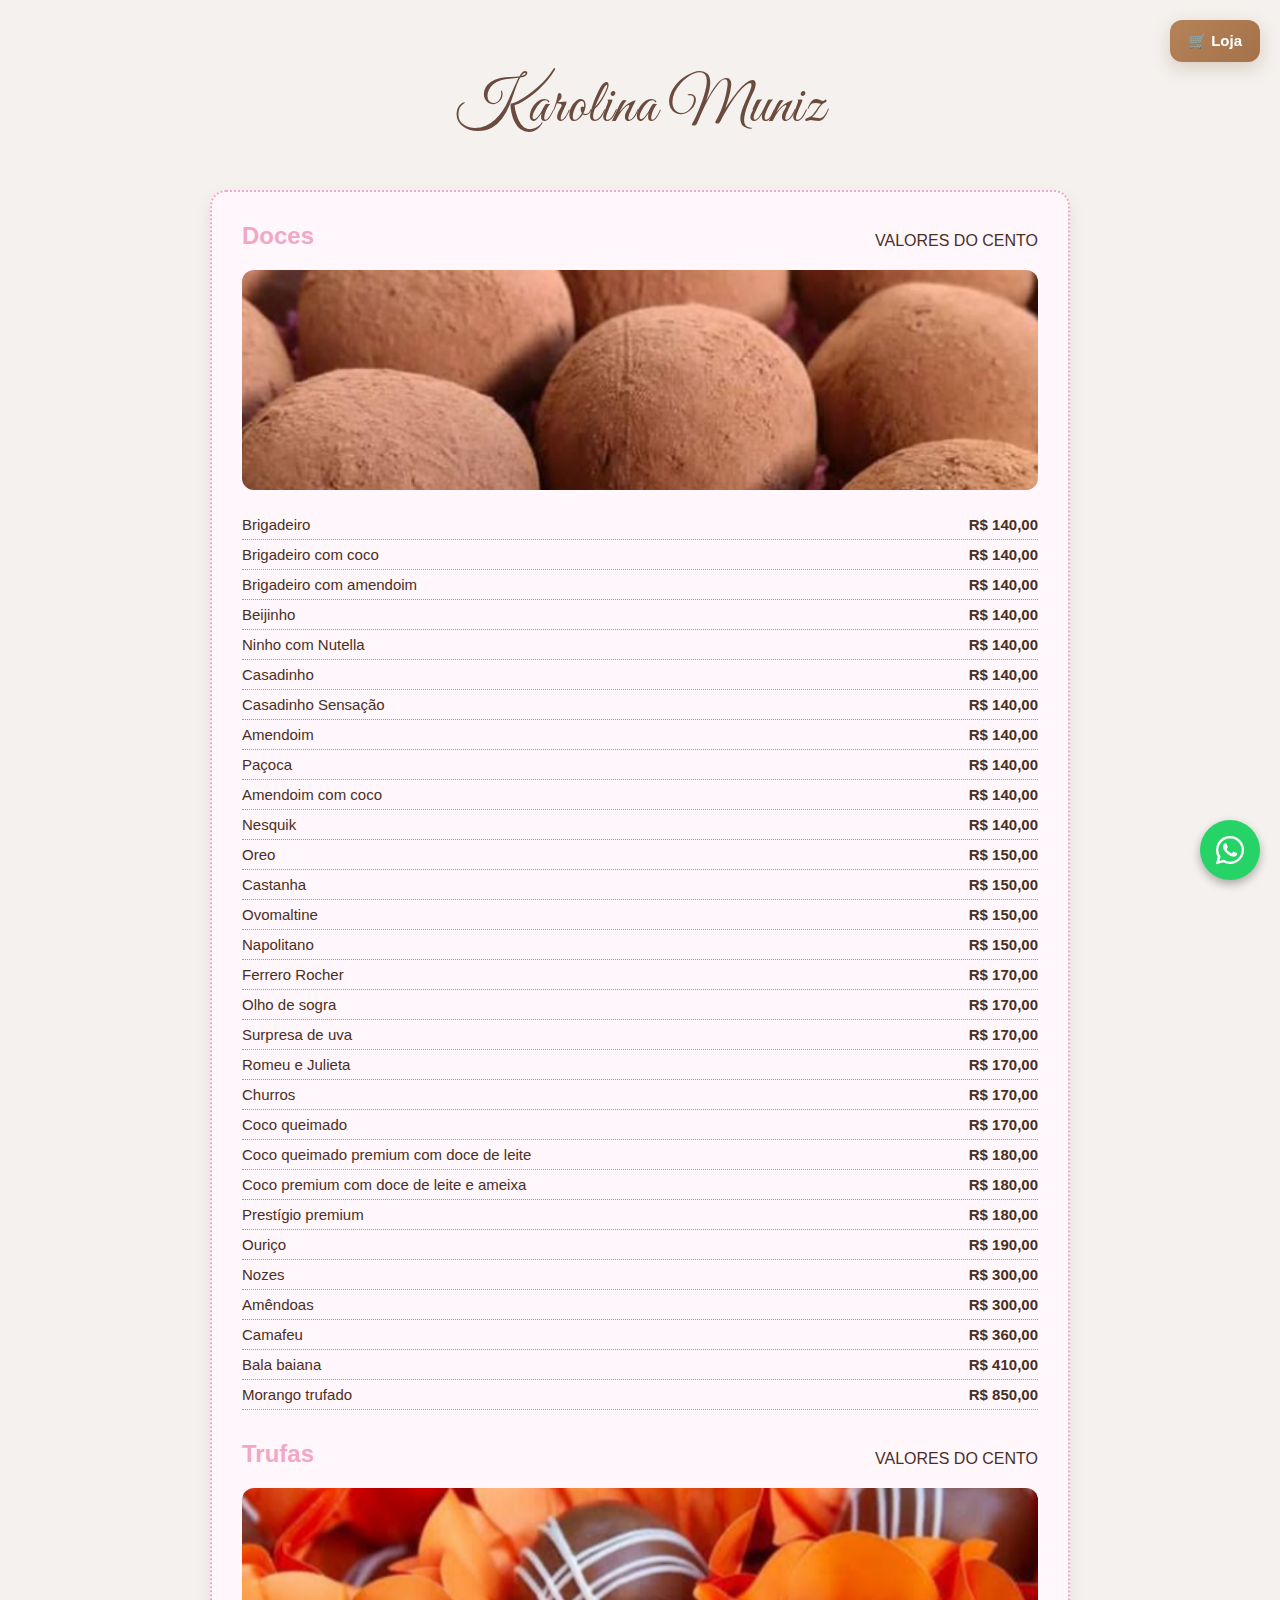
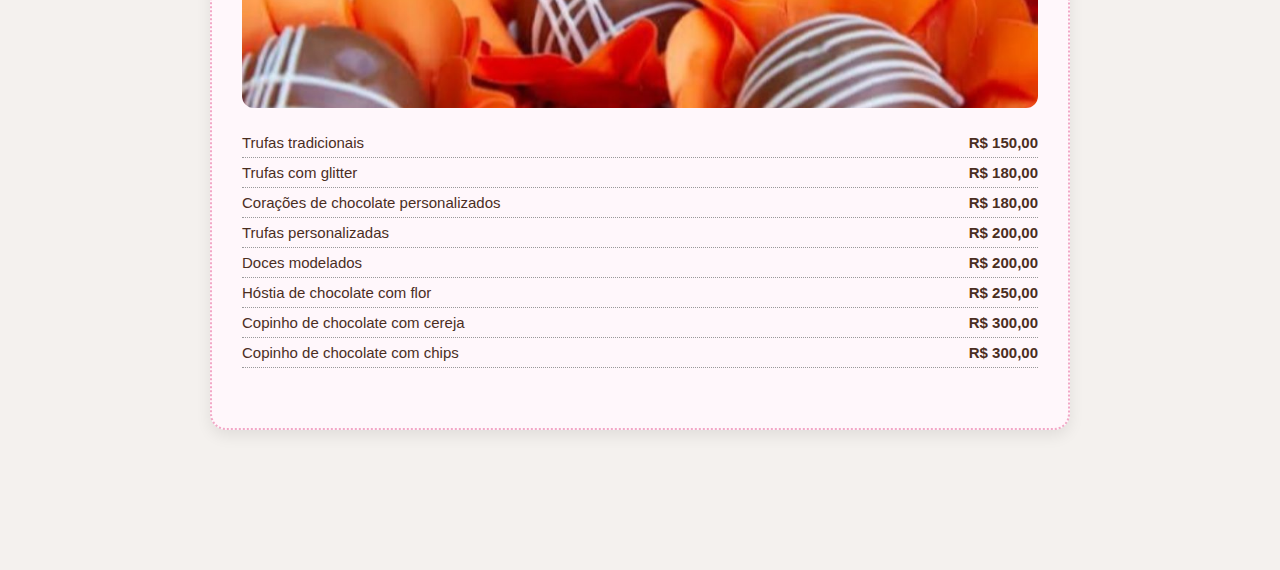
<file: index.html>
<!DOCTYPE html>
<html lang="pt-BR">
<head>
  <meta charset="UTF-8">
  <meta name="viewport" content="width=device-width, initial-scale=1.0">
  <title>Cardápio | Karolina Muniz</title>
  <link rel="icon" href="logo.png" type="image/x-icon">
  <link href="https://fonts.googleapis.com/css2?family=Great+Vibes&display=swap" rel="stylesheet">
  <link rel="stylesheet" href="https://cdnjs.cloudflare.com/ajax/libs/font-awesome/6.5.0/css/all.min.css">

  <!-- CSS externo -->
 <link rel="stylesheet" href="style.css?v=2">
</head>

<body class="site">
<a href="encomenda.html" class="encomenda-float">
  🛒 Loja
</a>

<header>
  <h1>Karolina Muniz</h1>
</header>

<section>

  <div class="bloco">
    <div class="titulo-categoria">
      <h2>Doces</h2>
      <span>VALORES DO CENTO</span>
    </div>

<img src="doces.jpg" class="foto-categoria">

    <div class="lista">
      <div class="item"><span>Brigadeiro</span><span class="preco">R$ 140,00</span></div>
      <div class="item"><span>Brigadeiro com coco</span><span class="preco">R$ 140,00</span></div>
      <div class="item"><span>Brigadeiro com amendoim</span><span class="preco">R$ 140,00</span></div>
      <div class="item"><span>Beijinho</span><span class="preco">R$ 140,00</span></div>
      <div class="item"><span>Ninho com Nutella</span><span class="preco">R$ 140,00</span></div>
      <div class="item"><span>Casadinho</span><span class="preco">R$ 140,00</span></div>
      <div class="item"><span>Casadinho Sensação</span><span class="preco">R$ 140,00</span></div>
      <div class="item"><span>Amendoim</span><span class="preco">R$ 140,00</span></div>
      <div class="item"><span>Paçoca</span><span class="preco">R$ 140,00</span></div>
      <div class="item"><span>Amendoim com coco</span><span class="preco">R$ 140,00</span></div>
      <div class="item"><span>Nesquik</span><span class="preco">R$ 140,00</span></div>
      <div class="item"><span>Oreo</span><span class="preco">R$ 150,00</span></div>
      <div class="item"><span>Castanha</span><span class="preco">R$ 150,00</span></div>
      <div class="item"><span>Ovomaltine</span><span class="preco">R$ 150,00</span></div>
      <div class="item"><span>Napolitano</span><span class="preco">R$ 150,00</span></div>
      <div class="item"><span>Ferrero Rocher</span><span class="preco">R$ 170,00</span></div>
      <div class="item"><span>Olho de sogra</span><span class="preco">R$ 170,00</span></div>
      <div class="item"><span>Surpresa de uva</span><span class="preco">R$ 170,00</span></div>
      <div class="item"><span>Romeu e Julieta</span><span class="preco">R$ 170,00</span></div>
      <div class="item"><span>Churros</span><span class="preco">R$ 170,00</span></div>
      <div class="item"><span>Coco queimado</span><span class="preco">R$ 170,00</span></div>
      <div class="item"><span>Coco queimado premium com doce de leite</span><span class="preco">R$ 180,00</span></div>
      <div class="item"><span>Coco premium com doce de leite e ameixa</span><span class="preco">R$ 180,00</span></div>
      <div class="item"><span>Prestígio premium</span><span class="preco">R$ 180,00</span></div>
      <div class="item"><span>Ouriço</span><span class="preco">R$ 190,00</span></div>
      <div class="item"><span>Nozes</span><span class="preco">R$ 300,00</span></div>
      <div class="item"><span>Amêndoas</span><span class="preco">R$ 300,00</span></div>
      <div class="item"><span>Camafeu</span><span class="preco">R$ 360,00</span></div>
      <div class="item"><span>Bala baiana</span><span class="preco">R$ 410,00</span></div>
      <div class="item"><span>Morango trufado</span><span class="preco">R$ 850,00</span></div>
    </div>

    <div class="titulo-categoria">
      <h2>Trufas</h2>
      <span>VALORES DO CENTO</span>
    </div>

<img src="trufas.jpg" class="foto-categoria">

    <div class="lista">
      <div class="item"><span>Trufas tradicionais</span><span class="preco">R$ 150,00</span></div>
      <div class="item"><span>Trufas com glitter</span><span class="preco">R$ 180,00</span></div>
      <div class="item"><span>Corações de chocolate personalizados</span><span class="preco">R$ 180,00</span></div>
      <div class="item"><span>Trufas personalizadas</span><span class="preco">R$ 200,00</span></div>
      <div class="item"><span>Doces modelados</span><span class="preco">R$ 200,00</span></div>
      <div class="item"><span>Hóstia de chocolate com flor</span><span class="preco">R$ 250,00</span></div>
      <div class="item"><span>Copinho de chocolate com cereja</span><span class="preco">R$ 300,00</span></div>
      <div class="item"><span>Copinho de chocolate com chips</span><span class="preco">R$ 300,00</span></div>
    </div>
  </div>

</section>


<a href="https://wa.me/557488333133" class="whatsapp-float" target="_blank">
  <i class="fab fa-whatsapp"></i>
</a>
<script>
let lastScroll = 0;
const botao = document.querySelector('.encomenda-float');

window.addEventListener('scroll', () => {
  const currentScroll = window.pageYOffset;

  if (currentScroll > lastScroll) {
    // Rolando para baixo
    botao.classList.add('esconder');
  } else {
    // Rolando para cima
    botao.classList.remove('esconder');
  }

  lastScroll = currentScroll;
});
</script>

</body>
</html>
</file>
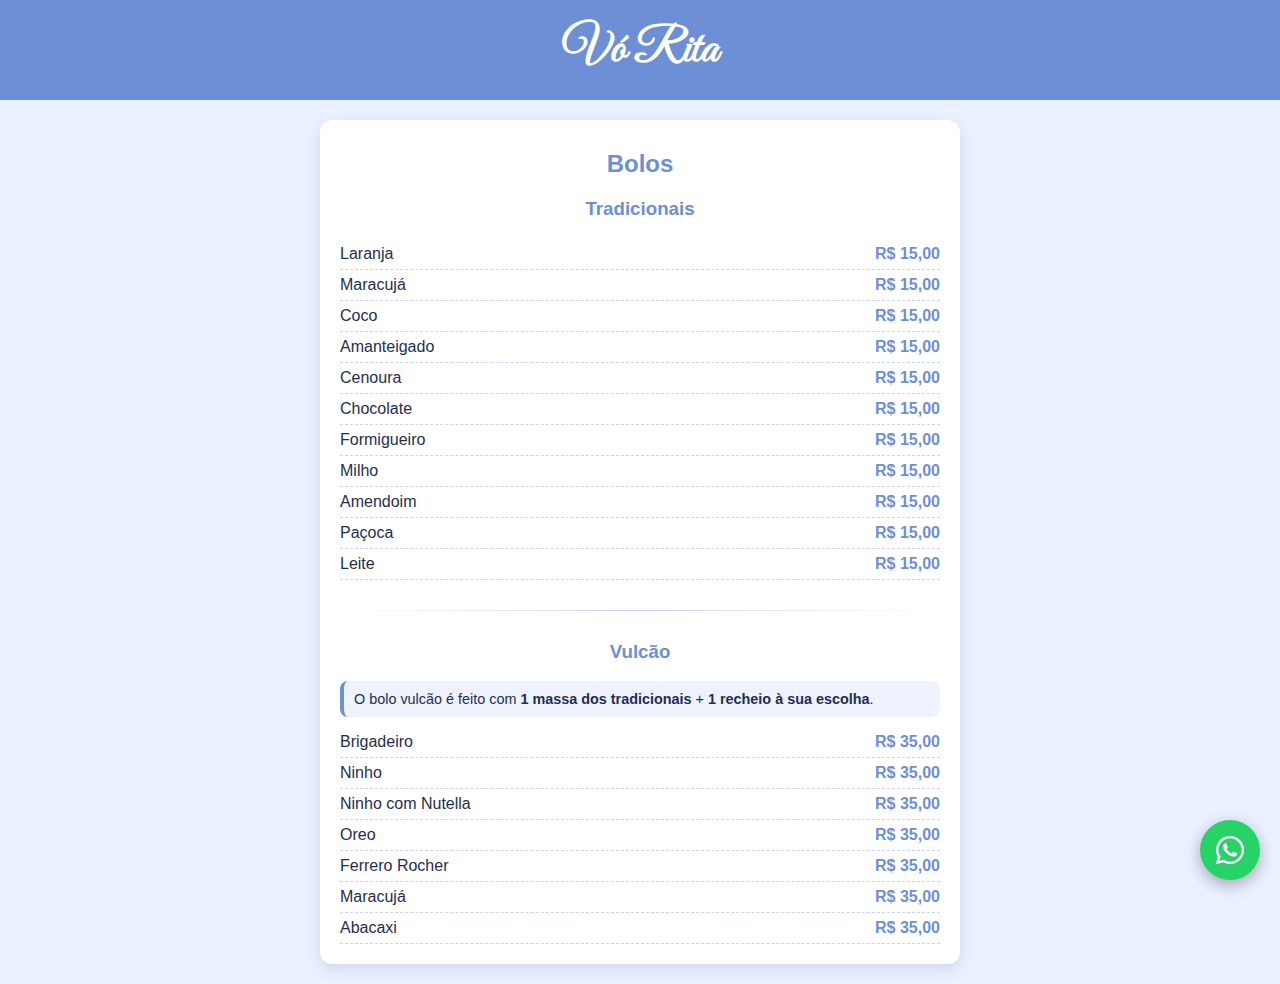
<file: bolos.html>
<!DOCTYPE html>
<html lang="pt-BR">
<head>
  <meta charset="UTF-8">
  <meta name="viewport" content="width=device-width, initial-scale=1.0">
  <title>Cardápio | Vó Rita</title>
  <link rel="icon" href="logo.png" type="image/x-icon">

  <link href="https://fonts.googleapis.com/css2?family=Great+Vibes&display=swap" rel="stylesheet">
  <link rel="stylesheet" href="https://cdnjs.cloudflare.com/ajax/libs/font-awesome/6.5.0/css/all.min.css">

  <style>
    body {
      margin: 0;
      font-family: Arial, sans-serif;
      background: #e9f0ff; /* azul bem claro */
      color: #1f2f4d;
    }

    header {
      background: #6C8FD6; /* azul da imagem */
      padding: 20px;
      text-align: center;
    }

    header h1 {
      font-family: 'Great Vibes', cursive;
      font-size: 3rem;
      color: white;
      margin: 0;
    }

    .bloco {
      background: white;
      margin: 20px auto;
      padding: 20px;
      max-width: 600px;
      border-radius: 12px;
      box-shadow: 0 5px 15px rgba(0,0,0,0.1);
    }

    .titulo-categoria h2,
    .titulo-categoria h3 {
      text-align: center;
      color: #6C8FD6;
      margin-top: 10px;
    }

    .lista {
      margin-top: 10px;
    }

    .item {
      display: flex;
      justify-content: space-between;
      padding: 6px 0;
      border-bottom: 1px dashed #c7d4f2;
    }

    .preco {
      font-weight: bold;
      color: #6C8FD6;
    }
  
   .separador {
  margin: 30px 0;
  height: 1px;
  background: linear-gradient(to right, transparent, #c7d4f2, transparent);
}

    .aviso {
      background: #eef3ff;
      padding: 10px;
      border-radius: 8px;
      font-size: 0.9rem;
      margin: 10px 0;
      border-left: 4px solid #6C8FD6;
    }

   
    /* WHATSAPP */
    .whatsapp-float {
      position: fixed;
      bottom: 20px;
      right: 20px;
      background: #25d366;
      color: white;
      width: 60px;
      height: 60px;
      border-radius: 50%;
      display: flex;
      align-items: center;
      justify-content: center;
      font-size: 32px;
      text-decoration: none;
      box-shadow: 0 5px 15px rgba(0,0,0,0.3);
      z-index: 999;
    }

  </style>
</head>

<body>

<header>
  <h1>Vó Rita</h1>
</header>

<section>
<div class="bloco">

  <div class="titulo-categoria">
    <h2>Bolos</h2>
  </div>


  <div class="titulo-categoria">
    <h3>Tradicionais</h3>
  </div>

  <div class="lista">
    <div class="item"><span>Laranja</span><span class="preco">R$ 15,00</span></div>
    <div class="item"><span>Maracujá</span><span class="preco">R$ 15,00</span></div>
    <div class="item"><span>Coco</span><span class="preco">R$ 15,00</span></div>
    <div class="item"><span>Amanteigado</span><span class="preco">R$ 15,00</span></div>
    <div class="item"><span>Cenoura</span><span class="preco">R$ 15,00</span></div>
    <div class="item"><span>Chocolate</span><span class="preco">R$ 15,00</span></div>
    <div class="item"><span>Formigueiro</span><span class="preco">R$ 15,00</span></div>
    <div class="item"><span>Milho</span><span class="preco">R$ 15,00</span></div>
    <div class="item"><span>Amendoim</span><span class="preco">R$ 15,00</span></div>
    <div class="item"><span>Paçoca</span><span class="preco">R$ 15,00</span></div>
    <div class="item"><span>Leite</span><span class="preco">R$ 15,00</span></div>
  </div>

<div class="separador"></div>

  <div class="titulo-categoria">
    <h3>Vulcão</h3>
  </div>

  <p class="aviso">
    O bolo vulcão é feito com <strong>1 massa dos tradicionais</strong> +
    <strong>1 recheio à sua escolha</strong>.
  </p>

  <div class="lista">
    <div class="item"><span>Brigadeiro</span><span class="preco">R$ 35,00</span></div>
    <div class="item"><span>Ninho</span><span class="preco">R$ 35,00</span></div>
    <div class="item"><span>Ninho com Nutella</span><span class="preco">R$ 35,00</span></div>
    <div class="item"><span>Oreo</span><span class="preco">R$ 35,00</span></div>
    <div class="item"><span>Ferrero Rocher</span><span class="preco">R$ 35,00</span></div>
    <div class="item"><span>Maracujá</span><span class="preco">R$ 35,00</span></div>
    <div class="item"><span>Abacaxi</span><span class="preco">R$ 35,00</span></div>
  </div>

</div>
</section>

<a href="https://wa.me/557488333133" class="whatsapp-float" target="_blank">
  <i class="fab fa-whatsapp"></i>
</a>

</body>
</html>
</file>
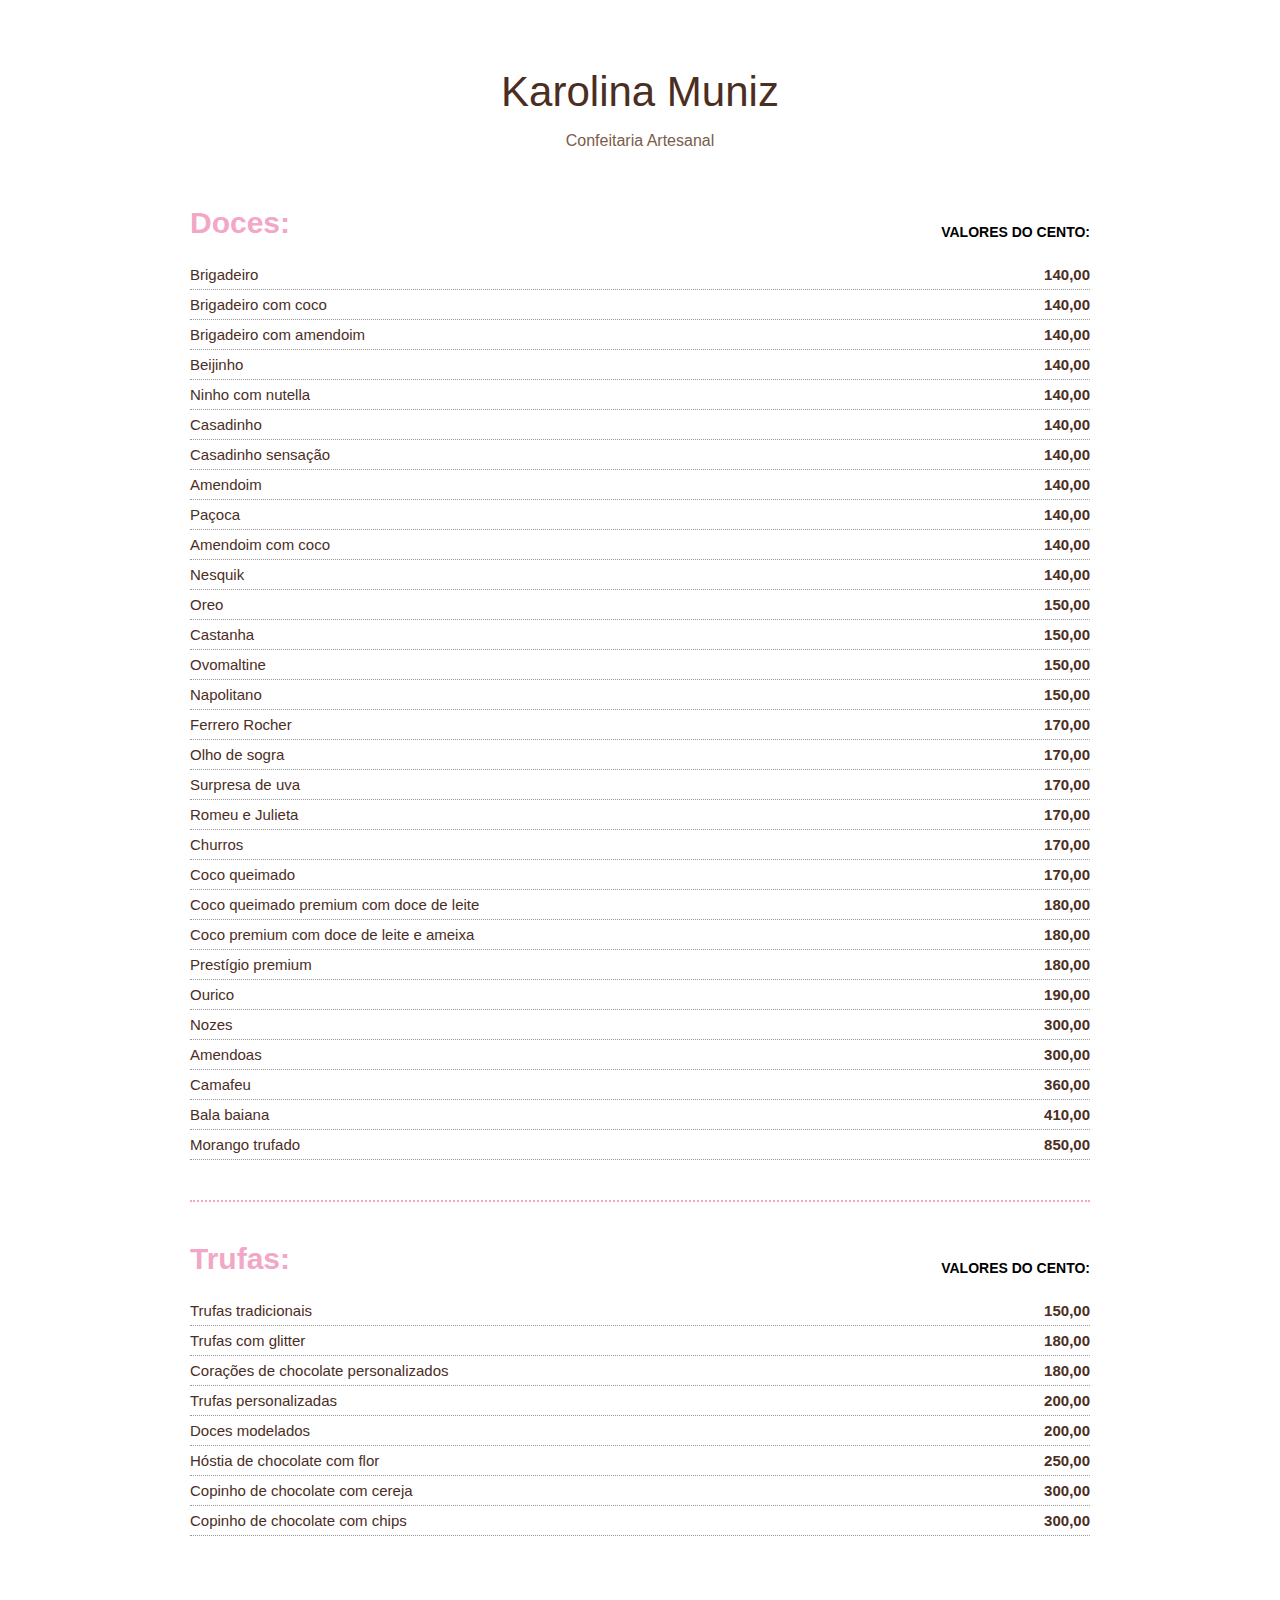
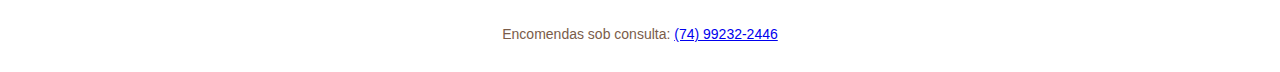
<file: cardapio-karolina-muniz.html>
<!DOCTYPE html>
<html lang="pt-BR">
<head>
  <meta charset="UTF-8">
  <meta name="viewport" content="width=device-width, initial-scale=1.0">
  <title>Cardápio | Karolina Muniz</title>

  <style>
    body {
      margin: 0;
      font-family: 'Segoe UI', sans-serif;
      background-color: #fff;
      color: #4b2e1f;
    }

    header {
      text-align: center;
      padding: 40px 20px 20px;
    }

    header h1 {
      font-size: 42px;
      font-weight: 500;
      margin-bottom: 5px;
    }

    header p {
      font-size: 16px;
      color: #7a5c4a;
    }

    section {
      max-width: 900px;
      margin: auto;
      padding: 20px;
    }

    .titulo-categoria {
      display: flex;
      justify-content: space-between;
      align-items: flex-end;
      margin-bottom: 20px;
    }

    .titulo-categoria h2 {
      font-size: 30px;
      color: #f2a7c6;
      margin: 0;
    }

    .titulo-categoria span {
      font-size: 14px;
      font-weight: 600;
      color: #000;
    }

    .lista {
      margin-bottom: 40px;
    }

    .item {
      display: flex;
      justify-content: space-between;
      align-items: center;
      border-bottom: 1px dotted #999;
      padding: 6px 0;
      font-size: 15px;
    }

    .preco {
      font-weight: 600;
      white-space: nowrap;
    }

    .divisor {
      border-top: 2px dotted #f2a7c6;
      margin: 40px 0;
    }

    footer {
      text-align: center;
      padding: 30px;
      font-size: 14px;
      color: #7a5c4a;
    }

    @media (max-width: 600px) {
      .titulo-categoria {
        flex-direction: column;
        align-items: flex-start;
        gap: 5px;
      }
    }
  </style>
</head>

<body>

<header>
  <h1>Karolina Muniz</h1>
  <p>Confeitaria Artesanal</p>
</header>

<section>

  <!-- DOCES -->
  <div class="titulo-categoria">
    <h2>Doces:</h2>
    <span>VALORES DO CENTO:</span>
  </div>

  <div class="lista">
    <div class="item"><span>Brigadeiro</span><span class="preco">140,00</span></div>
    <div class="item"><span>Brigadeiro com coco</span><span class="preco">140,00</span></div>
    <div class="item"><span>Brigadeiro com amendoim</span><span class="preco">140,00</span></div>
    <div class="item"><span>Beijinho</span><span class="preco">140,00</span></div>
    <div class="item"><span>Ninho com nutella</span><span class="preco">140,00</span></div>
    <div class="item"><span>Casadinho</span><span class="preco">140,00</span></div>
    <div class="item"><span>Casadinho sensação</span><span class="preco">140,00</span></div>
    <div class="item"><span>Amendoim</span><span class="preco">140,00</span></div>
    <div class="item"><span>Paçoca</span><span class="preco">140,00</span></div>
    <div class="item"><span>Amendoim com coco</span><span class="preco">140,00</span></div>
    <div class="item"><span>Nesquik</span><span class="preco">140,00</span></div>
    <div class="item"><span>Oreo</span><span class="preco">150,00</span></div>
    <div class="item"><span>Castanha</span><span class="preco">150,00</span></div>
    <div class="item"><span>Ovomaltine</span><span class="preco">150,00</span></div>
    <div class="item"><span>Napolitano</span><span class="preco">150,00</span></div>
    <div class="item"><span>Ferrero Rocher</span><span class="preco">170,00</span></div>
    <div class="item"><span>Olho de sogra</span><span class="preco">170,00</span></div>
    <div class="item"><span>Surpresa de uva</span><span class="preco">170,00</span></div>
    <div class="item"><span>Romeu e Julieta</span><span class="preco">170,00</span></div>
    <div class="item"><span>Churros</span><span class="preco">170,00</span></div>
    <div class="item"><span>Coco queimado</span><span class="preco">170,00</span></div>
    <div class="item"><span>Coco queimado premium com doce de leite</span><span class="preco">180,00</span></div>
    <div class="item"><span>Coco premium com doce de leite e ameixa</span><span class="preco">180,00</span></div>
    <div class="item"><span>Prestígio premium</span><span class="preco">180,00</span></div>
    <div class="item"><span>Ourico</span><span class="preco">190,00</span></div>
    <div class="item"><span>Nozes</span><span class="preco">300,00</span></div>
    <div class="item"><span>Amendoas</span><span class="preco">300,00</span></div>
    <div class="item"><span>Camafeu</span><span class="preco">360,00</span></div>
    <div class="item"><span>Bala baiana</span><span class="preco">410,00</span></div>
    <div class="item"><span>Morango trufado</span><span class="preco">850,00</span></div>
  </div>

  <div class="divisor"></div>

  <!-- TRUFAS -->
  <div class="titulo-categoria">
    <h2>Trufas:</h2>
    <span>VALORES DO CENTO:</span>
  </div>

  <div class="lista">
    <div class="item"><span>Trufas tradicionais</span><span class="preco">150,00</span></div>
    <div class="item"><span>Trufas com glitter</span><span class="preco">180,00</span></div>
    <div class="item"><span>Corações de chocolate personalizados</span><span class="preco">180,00</span></div>
    <div class="item"><span>Trufas personalizadas</span><span class="preco">200,00</span></div>
    <div class="item"><span>Doces modelados</span><span class="preco">200,00</span></div>
    <div class="item"><span>Hóstia de chocolate com flor</span><span class="preco">250,00</span></div>
    <div class="item"><span>Copinho de chocolate com cereja</span><span class="preco">300,00</span></div>
    <div class="item"><span>Copinho de chocolate com chips</span><span class="preco">300,00</span></div>
  </div>

</section>

<footer>
  Encomendas sob consulta: 
<a href="https://wa.me/557499232446" target="_blank">
(74) 99232-2446
</a>

</footer>

</body>
</html>
</file>
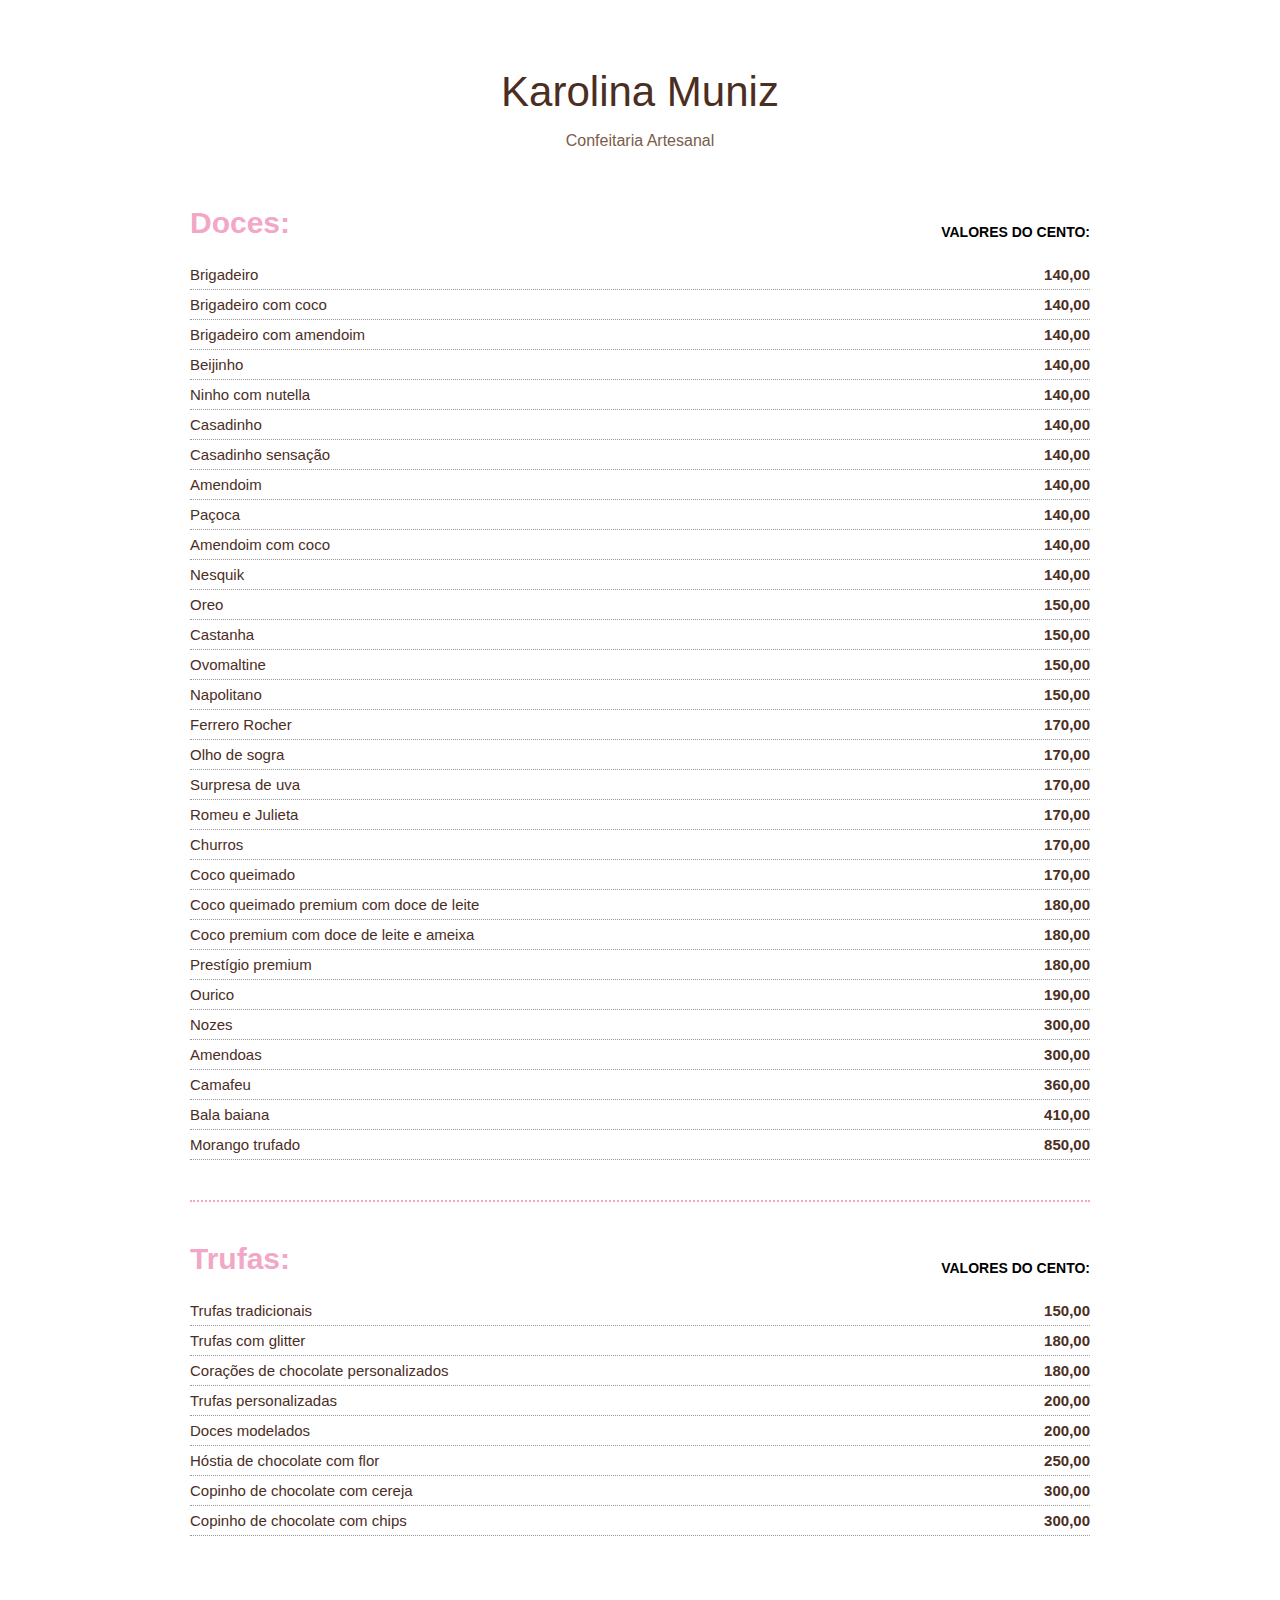
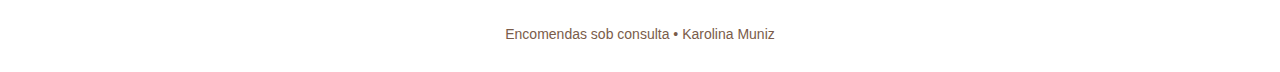
<file: k.docaria.html>
<!DOCTYPE html>
<html lang="pt-BR">
<head>
  <meta charset="UTF-8">
  <meta name="="viewport" content="width=device-width, initial-scale=1.0">
  <title>Cardápio | Karolina Muniz</title>

  <style>
    body {
      margin: 0;
      font-family: 'Segoe UI', sans-serif;
      background-color: #fff;
      color: #4b2e1f;
    }

    header {
      text-align: center;
      padding: 40px 20px 20px;
    }

    header h1 {
      font-size: 42px;
      font-weight: 500;
      margin-bottom: 5px;
    }

    header p {
      font-size: 16px;
      color: #7a5c4a;
    }

    section {
      max-width: 900px;
      margin: auto;
      padding: 20px;
    }

    .titulo-categoria {
      display: flex;
      justify-content: space-between;
      align-items: flex-end;
      margin-bottom: 20px;
    }

    .titulo-categoria h2 {
      font-size: 30px;
      color: #f2a7c6;
      margin: 0;
    }

    .titulo-categoria span {
      font-size: 14px;
      font-weight: 600;
      color: #000;
    }

    .lista {
      margin-bottom: 40px;
    }

    .item {
      display: flex;
      justify-content: space-between;
      align-items: center;
      border-bottom: 1px dotted #999;
      padding: 6px 0;
      font-size: 15px;
    }

    .preco {
      font-weight: 600;
      white-space: nowrap;
    }

    .divisor {
      border-top: 2px dotted #f2a7c6;
      margin: 40px 0;
    }

    footer {
      text-align: center;
      padding: 30px;
      font-size: 14px;
      color: #7a5c4a;
    }

    @media (max-width: 600px) {
      .titulo-categoria {
        flex-direction: column;
        align-items: flex-start;
        gap: 5px;
      }
    }
  </style>
</head>

<body>

<header>
  <h1>Karolina Muniz</h1>
  <p>Confeitaria Artesanal</p>
</header>

<section>

  <!-- DOCES -->
  <div class="titulo-categoria">
    <h2>Doces:</h2>
    <span>VALORES DO CENTO:</span>
  </div>

  <div class="lista">
    <div class="item"><span>Brigadeiro</span><span class="preco">140,00</span></div>
    <div class="item"><span>Brigadeiro com coco</span><span class="preco">140,00</span></div>
    <div class="item"><span>Brigadeiro com amendoim</span><span class="preco">140,00</span></div>
    <div class="item"><span>Beijinho</span><span class="preco">140,00</span></div>
    <div class="item"><span>Ninho com nutella</span><span class="preco">140,00</span></div>
    <div class="item"><span>Casadinho</span><span class="preco">140,00</span></div>
    <div class="item"><span>Casadinho sensação</span><span class="preco">140,00</span></div>
    <div class="item"><span>Amendoim</span><span class="preco">140,00</span></div>
    <div class="item"><span>Paçoca</span><span class="preco">140,00</span></div>
    <div class="item"><span>Amendoim com coco</span><span class="preco">140,00</span></div>
    <div class="item"><span>Nesquik</span><span class="preco">140,00</span></div>
    <div class="item"><span>Oreo</span><span class="preco">150,00</span></div>
    <div class="item"><span>Castanha</span><span class="preco">150,00</span></div>
    <div class="item"><span>Ovomaltine</span><span class="preco">150,00</span></div>
    <div class="item"><span>Napolitano</span><span class="preco">150,00</span></div>
    <div class="item"><span>Ferrero Rocher</span><span class="preco">170,00</span></div>
    <div class="item"><span>Olho de sogra</span><span class="preco">170,00</span></div>
    <div class="item"><span>Surpresa de uva</span><span class="preco">170,00</span></div>
    <div class="item"><span>Romeu e Julieta</span><span class="preco">170,00</span></div>
    <div class="item"><span>Churros</span><span class="preco">170,00</span></div>
    <div class="item"><span>Coco queimado</span><span class="preco">170,00</span></div>
    <div class="item"><span>Coco queimado premium com doce de leite</span><span class="preco">180,00</span></div>
    <div class="item"><span>Coco premium com doce de leite e ameixa</span><span class="preco">180,00</span></div>
    <div class="item"><span>Prestígio premium</span><span class="preco">180,00</span></div>
    <div class="item"><span>Ourico</span><span class="preco">190,00</span></div>
    <div class="item"><span>Nozes</span><span class="preco">300,00</span></div>
    <div class="item"><span>Amendoas</span><span class="preco">300,00</span></div>
    <div class="item"><span>Camafeu</span><span class="preco">360,00</span></div>
    <div class="item"><span>Bala baiana</span><span class="preco">410,00</span></div>
    <div class="item"><span>Morango trufado</span><span class="preco">850,00</span></div>
  </div>

  <div class="divisor"></div>

  <!-- TRUFAS -->
  <div class="titulo-categoria">
    <h2>Trufas:</h2>
    <span>VALORES DO CENTO:</span>
  </div>

  <div class="lista">
    <div class="item"><span>Trufas tradicionais</span><span class="preco">150,00</span></div>
    <div class="item"><span>Trufas com glitter</span><span class="preco">180,00</span></div>
    <div class="item"><span>Corações de chocolate personalizados</span><span class="preco">180,00</span></div>
    <div class="item"><span>Trufas personalizadas</span><span class="preco">200,00</span></div>
    <div class="item"><span>Doces modelados</span><span class="preco">200,00</span></div>
    <div class="item"><span>Hóstia de chocolate com flor</span><span class="preco">250,00</span></div>
    <div class="item"><span>Copinho de chocolate com cereja</span><span class="preco">300,00</span></div>
    <div class="item"><span>Copinho de chocolate com chips</span><span class="preco">300,00</span></div>
  </div>

</section>

<footer>
  Encomendas sob consulta • Karolina Muniz
</footer>

</body>
</html>
</file>
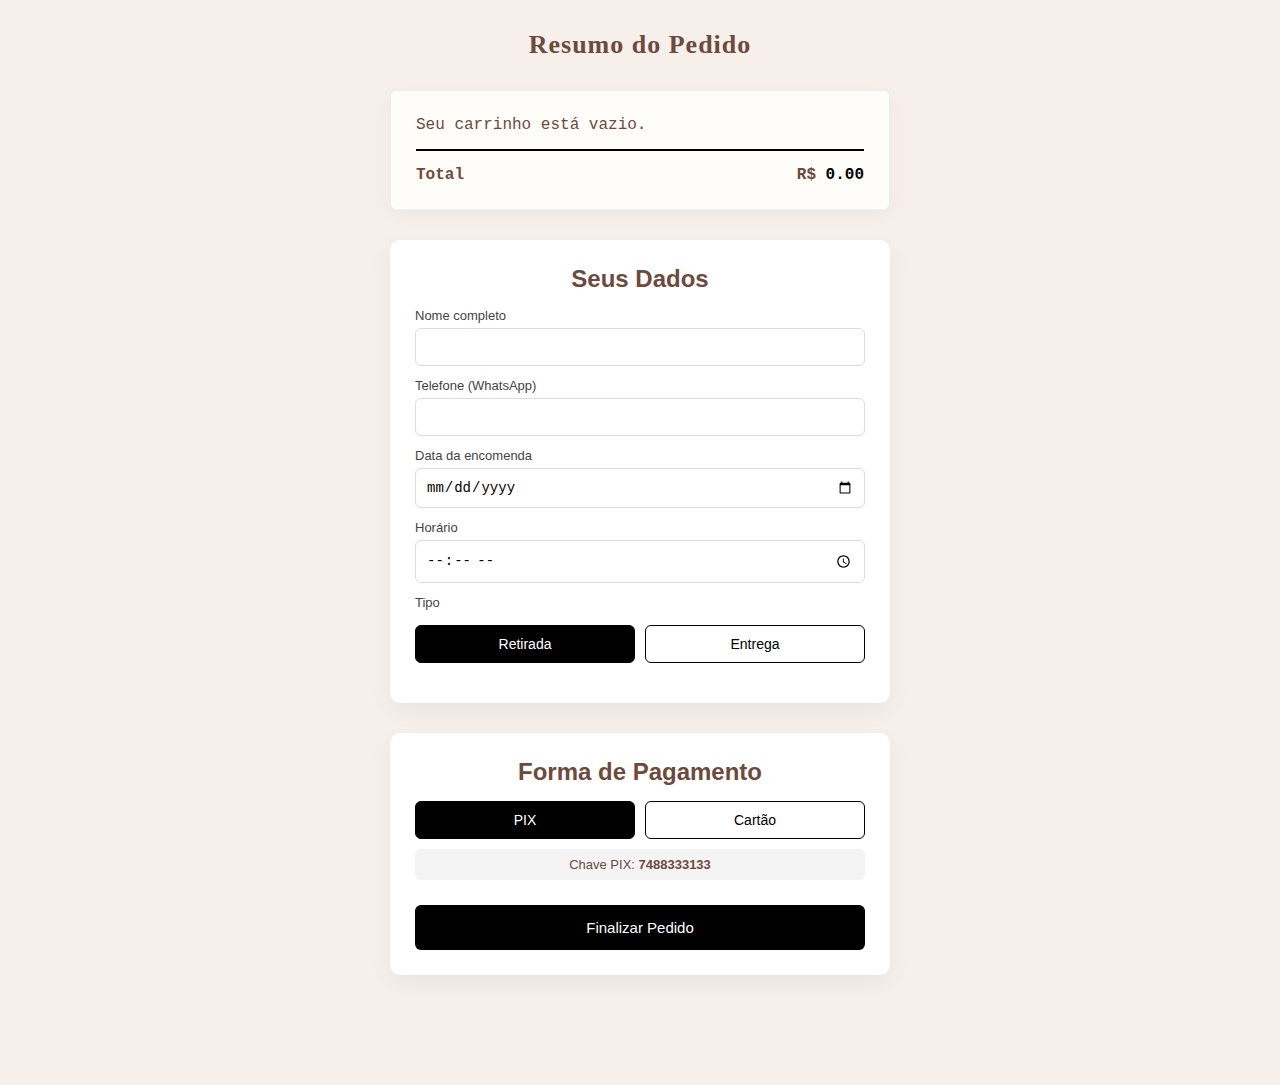
<file: resumo.html>
<!DOCTYPE html>
<html lang="pt-BR">
<head>
  <meta charset="UTF-8">
  <meta name="viewport" content="width=device-width, initial-scale=1.0">
  <title>Resumo do Pedido | Karolina Muniz</title>
  <link rel="icon" href="logo.png" type="image/x-icon">
  <link rel="stylesheet" href="style.css">
</head>

<body class="app">
<h1>Resumo do Pedido</h1>

<!-- =========================
     NOTA / RESUMO
========================= -->

<div class="resumo-box">

  <div id="listaResumo"></div>

  <div class="total-box">
    <span>Total</span>
    <span>R$ <span id="totalFinal">0.00</span></span>
  </div>

</div>


<!-- =========================
     DADOS DO CLIENTE
========================= -->

<div class="form-section">

  <h2>Seus Dados</h2>

  <label>Nome completo</label>
  <input type="text" id="nomeCliente">

  <label>Telefone (WhatsApp)</label>
  <input type="tel" id="telefoneCliente">

  <label>Data da encomenda</label>
  <input type="date" id="dataEncomenda">

  <label>Horário</label>
  <input type="time" id="horaEncomenda">

  <label>Tipo</label>
  <div class="tipo-entrega">
    <button type="button" id="btnRetirada" class="ativo">Retirada</button>
    <button type="button" id="btnEntrega">Entrega</button>
  </div>

  <input type="text" id="enderecoCliente" placeholder="Endereço completo" style="display:none;">

</div>


<!-- =========================
     PAGAMENTO
========================= -->

<div class="form-section">

  <h2>Forma de Pagamento</h2>

  <div class="pagamento-box">
    <button type="button" class="pagamento-btn ativo" data-pagamento="pix">
      PIX
    </button>

    <button type="button" class="pagamento-btn" data-pagamento="cartao">
      Cartão
    </button>
  </div>

<div id="opcoesCartao" style="display:none;">
  <select id="tipoCartao">
    <option value="">Selecione</option>
    <option value="Crédito">Crédito</option>
    <option value="Débito">Débito</option>
  </select>
</div>

<div id="infoPix" style="display:block;">
  <p class="pix-info">
    Chave PIX: <strong>7488333133</strong>
  </p>
</div>

<button onclick="finalizarPedido()">Finalizar Pedido</button>

<script>

const carrinho = JSON.parse(localStorage.getItem("carrinho")) || [];
const lista = document.getElementById("listaResumo");
const totalSpan = document.getElementById("totalFinal");

let total = 0;

/* ============================
   MOSTRAR RESUMO
============================ */

if (carrinho.length === 0) {
  lista.innerHTML = "<p>Seu carrinho está vazio.</p>";
} else {
  carrinho.forEach(item => {
    const subtotal = item.preco * item.qtd;
    total += subtotal;

    lista.innerHTML += `
      <div class="item-resumo">
        ${item.nome} - ${item.qtd}x  
        <strong>R$ ${subtotal.toFixed(2)}</strong>
      </div>
    `;
  });
}

totalSpan.textContent = total.toFixed(2);

/* ============================
   ENTREGA / RETIRADA
============================ */

let tipoEntrega = "retirada";

const btnRetirada = document.getElementById("btnRetirada");
const btnEntrega = document.getElementById("btnEntrega");
const enderecoInput = document.getElementById("enderecoCliente");

btnRetirada.addEventListener("click", () => {
  tipoEntrega = "retirada";
  btnRetirada.classList.add("ativo");
  btnEntrega.classList.remove("ativo");
  enderecoInput.style.display = "none";
  enderecoInput.value = "";
});

btnEntrega.addEventListener("click", () => {
  tipoEntrega = "entrega";
  btnEntrega.classList.add("ativo");
  btnRetirada.classList.remove("ativo");
  enderecoInput.style.display = "block";
});
/* ============================
   PAGAMENTO
============================ */

let formaPagamento = "pix";

const botoesPagamento = document.querySelectorAll(".pagamento-btn");
const opcoesCartao = document.getElementById("opcoesCartao");
const tipoCartao = document.getElementById("tipoCartao");
const infoPix = document.getElementById("infoPix");

botoesPagamento.forEach(btn => {
  btn.addEventListener("click", () => {

    botoesPagamento.forEach(b => b.classList.remove("ativo"));
    btn.classList.add("ativo");

    formaPagamento = btn.dataset.pagamento;

    if (formaPagamento === "cartao") {
      opcoesCartao.style.display = "block";
      infoPix.style.display = "none";
    } else {
      opcoesCartao.style.display = "none";
      infoPix.style.display = "block";
      tipoCartao.value = "";
    }
  });
});

/* ============================
   FINALIZAR PEDIDO
============================ */

function finalizarPedido() {

  const nome = document.getElementById("nomeCliente").value.trim();
  const telefone = document.getElementById("telefoneCliente").value.trim();
  const data = document.getElementById("dataEncomenda").value;
  const hora = document.getElementById("horaEncomenda").value;
  const endereco = enderecoInput.value.trim();

  if (!nome) {
    alert("Informe seu nome.");
    return;
  }

  if (!telefone) {
    alert("Informe seu número.");
    return;
  }

  if (!data) {
    alert("Informe a data.");
    return;
  }

  if (!hora) {
    alert("Informe o horário.");
    return;
  }

  if (tipoEntrega === "entrega" && !endereco) {
    alert("Informe o endereço para entrega.");
    return;
  }
if (formaPagamento === "cartao" && !tipoCartao.value) {
  alert("Selecione Crédito ou Débito.");
  return;
}

  const [ano, mes, dia] = data.split("-");

  let msg = `Olá! Meu nome é ${nome}%0A`;
  msg += `Telefone: ${telefone}%0A`;
  msg += `Tipo: *${tipoEntrega === "entrega" ? "Entrega" : "Retirada"}*%0A`;
msg += `%0AForma de pagamento: *${formaPagamento === "pix" ? "PIX" : "Cartão - " + tipoCartao.value}*%0A`;

  if (tipoEntrega === "entrega") {
    msg += `Endereço: ${endereco}%0A`;
  }

  msg += `Data: ${dia}/${mes}/${ano} às ${hora}%0A%0A`;

  carrinho.forEach(item => {
    msg += `* ${item.nome}: ${item.qtd} unidades = R$ ${(item.qtd * item.preco).toFixed(2)}%0A`;
  });

  msg += `%0A*Total: R$ ${total.toFixed(2)}*`;

  window.open(`https://wa.me/557488333133?text=${msg}`, "_blank");

  localStorage.removeItem("carrinho");
}

</script>

</body>
</html>
</file>
<file: style.css>
/* ======================================================
   RESET / BASE
====================================================== */

body {
  margin: 0;
  font-family: 'Segoe UI', sans-serif;
  background-color: #fff;
  color: #4b2e1f;
}

/* ======================================================
   SITE PRINCIPAL (index.html)
====================================================== */

body.site header {
  text-align: center;
  padding: 40px 20px 20px;
}

body.site header h1 {
  font-family: 'Great Vibes', cursive;
  font-size: 60px;
  font-weight: 400;
  margin-bottom: 5px;
  color: #6b4b3e;
}

body.site section {
  max-width: 900px;
  margin: auto;
  padding: 20px;
}

.bloco {
  background: #fff7fb;
  border: 2px dotted #f2a7c6;
  border-radius: 16px;
  padding: 30px;
  margin-bottom: 40px;
  box-shadow: 0 6px 15px rgba(0,0,0,0.08);
}

.titulo-categoria {
  display: flex;
  justify-content: space-between;
  align-items: flex-end;
  margin-bottom: 20px;
}

.titulo-categoria h2 {
  color: #f2a7c6;
  margin: 0;
}

.lista {
  margin-bottom: 30px;
}

.item {
  display: grid;
  grid-template-columns: 1fr auto;
  gap: 10px;
  align-items: center;
  border-bottom: 1px dotted #999;
  padding: 6px 0;
  font-size: 15px;
}

.preco {
  font-weight: 600;
  white-space: nowrap;
  text-align: right;
}

.foto-categoria {
  width: 100%;
  height: 220px;
  object-fit: cover;
  border-radius: 12px;
  margin-bottom: 20px;
  display: block;
}

/* Botão flutuante encomenda */
.encomenda-float {
  position: fixed;
  top: 20px;
  right: 20px;

  background: linear-gradient(135deg, #b5835a, #a47148);
  color: #fff;

  padding: 12px 18px;
  border-radius: 12px;

  text-decoration: none;
  font-size: 15px;
  font-weight: 600;

  display: flex;
  align-items: center;
  gap: 10px;

  box-shadow: 0 6px 18px rgba(139, 94, 60, 0.25);
  z-index: 1000;

    transition: transform 0.3s ease, opacity 0.3s ease;
}

.encomenda-float:hover {
  transform: translateY(-2px) scale(1.03);
  box-shadow: 0 10px 25px rgba(139, 94, 60, 0.35);
}
.encomenda-float.esconder {
  transform: translateY(-100px);
  opacity: 0;
}
/* WhatsApp simples */
.whatsapp-float {
  position: fixed;
  bottom: 20px;
  right: 20px;
  background-color: #25d366;
  color: white;
  width: 60px;
  height: 60px;
  border-radius: 50%;
  display: flex;
  align-items: center;
  justify-content: center;
  font-size: 32px;
  text-decoration: none;
  box-shadow: 0 4px 10px rgba(0,0,0,0.3);
}

/* ======================================================
   APP ENCOMENDA (encomenda.html)
====================================================== */

@import url('https://fonts.googleapis.com/css2?family=Playfair+Display:wght@500;600;700&family=Poppins:wght@300;400;500;600&display=swap');

:root {
  --marrom: #6b4b3e;
  --marrom-claro: #c08a5b;
  --bege: #f7efe9;
  --bege-card: #fff;
  --rosa: #e91e63;
  --verde: #2ecc71;
  --cinza: #777;
}

* {
  margin: 0;
  padding: 0;
  box-sizing: border-box;
}

body.app {
  background: var(--bege);
  font-family: 'Poppins', sans-serif;
  color: var(--marrom);
}

/* ---------- HERO / CABEÇALHO ---------- */


.hero {
  background: #fff;
  border-radius: 0 0 25px 25px;
  overflow: hidden;
  margin-bottom: 20px;
  box-shadow: 0 5px 20px rgba(0,0,0,0.05);
}
@media (max-width: 600px) {
  .hero {
    border-radius: 0 0 18px 18px;
  }

  .titulo {
    font-size: 16px;
    padding: 12px 20px;
    letter-spacing: 1px;
  }
}
.banner img {
  width: 100%;
  height: clamp(160px, 40vw, 300px);
  object-fit: cover;
}
.insta {
  color: #c08a5c;
  font-weight: 600;
  text-decoration: none;
  background: rgba(192, 138, 92, 0.12);
  padding: 4px 10px;
  border-radius: 12px;
  margin-left: 6px;
  transition: all 0.2s ease;
}

.titulo {
   background: linear-gradient(135deg, #e8ded7, #d8c6bb);
  padding: 18px 40px;
  border-radius: 20px;
  font-size: 20px;
  font-weight: 600;
  letter-spacing: 2px;
  text-align: center;
  color: #5a3e2b;
  box-shadow: 0 8px 20px rgba(0,0,0,0.08);
  width: fit-content;
  margin: 2px auto;
}

.insta:hover {
  background: #c08a5c;
  color: #fff;
}
.tipo-entrega {
  display: flex;
  gap: 10px;
  margin: 15px 0;
}

.entrega-btn {
  flex: 1;
  padding: 12px;
  border-radius: 12px;
  border: 2px solid #ddd;
  background: #fff;
  font-weight: 600;
  cursor: pointer;
  transition: 0.2s;
}

.entrega-btn.ativo {
  background: #2ecc71;
  color: #fff;
  border-color: #2ecc71;
}
.entrega-btn:not(.ativo):hover {
  background: #f0f0f0;
}
.tipo-entrega {
  grid-column: 1 / -1; /* ocupa a linha toda */
}
#enderecoCliente {
  grid-column: 1 / -1;
}

/* BLOCO LOJA */
.info-loja {
  display: flex;
  align-items: flex-start;
  gap: 18px;
  padding: 20px 24px;
}
@media (max-width: 768px) {
  .info-loja {
    flex-direction: column;
    align-items: center;
    text-align: center;
  }

  .logo img {
    width: 90px;
    height: 90px;
  }
}
.logo img {
  width: 120px;
  height: 120px;
  border-radius: 14px;
  object-fit: cover;
  background: var(--bege);
  padding: 6px;
 
}

/* AQUI É O AJUSTE PRINCIPAL */
.dados h1 {
  font-family: 'Playfair Display', serif;
    font-size: clamp(26px, 6vw, 58px);
  line-height: 1.1;
  font-weight: 400;
  margin: 0;
}



.status .insta {
  color: var(--marrom-claro);
  font-weight: 500;
}


@media (min-width: 700px) {
  .dados-cliente {
    grid-template-columns: 2fr 1fr 1fr;
  }
}

.obs {
  text-align: center;
  font-size: 12px;
  color: var(--cinza);
  margin: 8px 0 14px;
}


/* ---------- CONTAINER ---------- */

.container {
  display: grid;
  grid-template-columns: repeat(auto-fit, minmax(300px, 1fr));
  gap: 16px;
  padding: 16px;
}
.card {
  overflow: hidden;
}
/* ---------- TÍTULO ---------- */
.controle {
  flex-shrink: 0;
}
.titulo-bloco {
  margin: 16px;
  font-size: 22px;
  font-family: 'Playfair Display', serif;
}

/* ---------- CARD ---------- */

.card {
  display: flex;
  align-items: center;
  justify-content: space-between;
  background: var(--bege-card);
  padding: 10px;
  border-radius: 14px;
  box-shadow: 0 4px 12px rgba(0,0,0,0.05);
 min-height: 95px;
}

.card img {
  width: 70px;
  height: 70px;
  border-radius: 12px;
  object-fit: cover;
}

.card .info {
  flex: 1;
  margin-left: 12px;
}

.card h3 {
  font-size: 16px;
  margin-bottom: 4px;
}

.card p {
  font-size: 14px;
  color: var(--cinza);
}

/* ---------- CONTROLE + - ---------- */

.controle {
  display: flex;
  align-items: center;
  gap: 10px;
}

.controle button {
  width: 32px;
  height: 32px;
  border-radius: 50%;
  border: none;
  font-size: 18px;
  font-weight: bold;
  cursor: pointer;
  color: white;
  display: flex;
  align-items: center;
  justify-content: center;
}

.controle .menos {
  background: var(--marrom);
}

.controle .mais {
  background: var(--marrom-claro);
}

.controle .qtd {
  width: 44px;
  height: 32px;
  border-radius: 8px;
  border: 1px solid #eee;
  background: #f3f3f3;
  text-align: center;
  font-size: 15px;
  font-weight: 600;
  outline: none;
}

/* remove setinhas do input */
.controle .qtd::-webkit-inner-spin-button,
.controle .qtd::-webkit-outer-spin-button {
  -webkit-appearance: none;
  margin: 0;
}

/* ---------- CARRINHO FLOAT ---------- */

.carrinho-float {
  position: fixed;
  bottom: 25px;
  left: 50%;
  transform: translateX(-50%) translateY(0);

  background: linear-gradient(135deg, #2fbf71, #28a862);
  color: #fff;

  padding: 16px 26px;
  border-radius: 40px;

  font-weight: 600;
  font-size: 15px;
  letter-spacing: 0.3px;

  display: flex;
  align-items: center;
  gap: 12px;

  box-shadow: 0 10px 30px rgba(0,0,0,0.25);
  backdrop-filter: blur(6px);

  cursor: pointer;
  z-index: 999;

  transition: 
    transform 0.35s cubic-bezier(.4,0,.2,1),
    box-shadow 0.3s ease,
    opacity 0.3s ease;
}

/* Hover suave */
.carrinho-float:hover {
  transform: translateX(-50%) translateY(-4px);
  box-shadow: 0 18px 35px rgba(0,0,0,0.3);
}

/* Ícone */
.carrinho-float i {
  font-size: 18px;
  transition: transform 0.3s ease;
}

.carrinho-float:hover i {
  transform: scale(1.15);
}

.entrega-float {
  position: fixed;
  bottom: 20px;
  left: 20px;
  display: flex;
  gap: 10px;
  z-index: 9999;
  transition: transform 0.3s ease, opacity 0.3s ease;
}

.entrega-float.escondido {
  transform: translateY(100px);
  opacity: 0;
  pointer-events: none;
}


.entrega-float .entrega-btn {
  padding: 8px 14px;
  border-radius: 20px;
  border: none;
  background: #eee;
  font-weight: 600;
  cursor: pointer;
  transition: 0.2s;
  font-size: 13px;
}

.entrega-float .entrega-btn.ativo {
  background: #2ecc71;
  color: #fff;
}

.endereco-float {
  position: fixed;
  bottom: 75px;
  left: 20px;
  transform: none;
  width: 90%;
  max-width: 420px;
  padding: 12px 14px;
  border-radius: 14px;
  border: 1px solid #ddd;
  font-size: 14px;
  display: none;
  z-index: 1000;
  box-shadow: 0 4px 14px rgba(0,0,0,0.15);
}
.endereco-float.escondido {
  transform: translateY(100px);
  opacity: 0;
  pointer-events: none;
}

/* ======================================================
   RESPONSIVO
====================================================== */

@media (max-width: 600px) {
  .foto-categoria {
    height: 140px;
  }
}
@keyframes slideUpFade {
  from {
    transform: translateX(-50%) translateY(40px);
    opacity: 0;
  }
  to {
    transform: translateX(-50%) translateY(0);
    opacity: 1;
  }
}

.carrinho-float {
  animation: slideUpFade 0.5s ease;
}
/* ============================
   FUNDO GERAL
============================ */

body {
  background: #f4f1ee;
}

/* ============================
   TÍTULO
============================ */

h1 {
  text-align: center;
  font-family: 'Playfair Display', serif;
  margin-top: 30px;
  font-size: 26px;
  letter-spacing: 1px;
}

/* ============================
   NOTA / RESUMO
============================ */

.resumo-box {
  max-width: 500px;
  margin: 30px auto;
  background: #fffdf9;
  padding: 25px;
  border-radius: 6px;
  box-shadow: 0 5px 20px rgba(0,0,0,0.04);
  font-family: 'Courier New', monospace;
  border: 1px solid #eee;
}

.item-resumo {
  display: flex;
  justify-content: space-between;
  padding: 8px 0;
  border-bottom: 1px dashed #ccc;
  font-size: 14px;
}

.item-resumo:last-child {
  border-bottom: none;
}

.total-box {
  margin-top: 15px;
  padding-top: 15px;
  border-top: 2px solid #000;
  display: flex;
  justify-content: space-between;
  font-weight: bold;
  font-size: 16px;
}

#totalFinal {
  color: #000;
}

/* ============================
   FORMULÁRIO
============================ */

.form-section {
  max-width: 500px;
  margin: 30px auto;
  background: white;
  padding: 25px;
  border-radius: 10px;
  box-shadow: 0 8px 25px rgba(0,0,0,0.05);
  font-family: 'Poppins', sans-serif;
}

.form-section h2 {
  text-align: center;
  margin-bottom: 15px;
}

label {
  display: block;
  margin-top: 12px;
  font-size: 13px;
  color: #444;
}

input, select {
  width: 100%;
  padding: 10px;
  margin-top: 5px;
  border-radius: 6px;
  border: 1px solid #ddd;
  font-size: 14px;
  transition: 0.2s ease;
}

input:focus, select:focus {
  outline: none;
  border-color: #000;
}

/* ============================
   BOTÕES ENTREGA & PAGAMENTO
============================ */

.tipo-entrega,
.pagamento-box {
  display: flex;
  justify-content: space-between;
  gap: 10px;
  margin-top: 15px;
}

.tipo-entrega button,
.pagamento-btn {
  flex: 1;
  padding: 10px;
  border-radius: 6px;
  border: 1px solid #000;
  background: white;
  cursor: pointer;
  font-size: 14px;
  transition: 0.2s ease;
}

.tipo-entrega button.ativo,
.pagamento-btn.ativo {
  background: black;
  color: white;
}

.tipo-entrega button:hover,
.pagamento-btn:hover {
  opacity: 0.8;
}

/* ============================
   INFO PIX
============================ */

.pix-info {
  margin-top: 10px;
  font-size: 13px;
  background: #f4f4f4;
  padding: 8px;
  border-radius: 5px;
  text-align: center;
}

/* ============================
   BOTÃO FINALIZAR
============================ */

button[onclick="finalizarPedido()"] {
  display: block;
  width: 100%;
  margin-top: 25px;
  padding: 14px;
  border-radius: 6px;
  border: none;
  background: black;
  color: white;
  font-size: 15px;
  cursor: pointer;
  transition: 0.2s ease;
}

button[onclick="finalizarPedido()"]:hover {
  opacity: 0.85;
}

/* ============================
   RESPONSIVO
============================ */

@media (max-width: 600px) {
  .resumo-box,
  .form-section {
    margin: 15px;
  }
}
.rodape {
  background: #111;
  color: #fff;
  padding: 40px 20px 20px;
  margin-top: 60px;
}

.rodape-container {
  display: flex;
  justify-content: space-between;
  flex-wrap: wrap;
  gap: 30px;
  max-width: 1200px;
  margin: auto;
}

.rodape-col {
  flex: 1;
  min-width: 250px;
}

.rodape h3 {
  font-family: 'Playfair Display', serif;
  margin-bottom: 10px;
}

.rodape h4 {
  margin-bottom: 10px;
}

.rodape p {
  margin: 6px 0;
  font-size: 14px;
  color: #ccc;
}

.rodape a {
  color: #ff4f81;
  text-decoration: none;
}

.rodape a:hover {
  text-decoration: underline;
}

.rodape-bottom {
  text-align: center;
  border-top: 1px solid #333;
  margin-top: 30px;
  padding-top: 15px;
  font-size: 13px;
  color: #aaa;
}
.aberto {
  color: #28a745;
  font-weight: 500;
}

.fechado {
  color: #ff4d4d;
  font-weight: 500;
}
.menu-inferior {
  position: fixed;
  bottom: 0;
  left: 0;
  width: 100%;
  background: white;
  display: flex;
  justify-content: space-around;
  align-items: center;
  padding: 10px 0;
  box-shadow: 0 -4px 15px rgba(0,0,0,0.08);
  z-index: 1000;
}

.menu-item {
  display: flex;
  flex-direction: column;
  align-items: center;
  font-size: 13px;
  color: #7a5c4b;
  cursor: pointer;
}

.menu-item i {
  font-size: 18px;
  margin-bottom: 3px;
}

.menu-item.destaque {
  background: #27ae60;
  color: white;
  padding: 8px 15px;
  border-radius: 25px;
  font-weight: 500;
}

body {
  padding-bottom: 80px;
}
/* MODAL LOGIN */

.modal-login {
  display: none;
  position: fixed;
  inset: 0;
  background: rgba(0,0,0,0.6);
  justify-content: center;
  align-items: center;
  z-index: 999;
}

.modal-content {
  background: #fff;
  padding: 30px;
  border-radius: 15px;
  width: 90%;
  max-width: 350px;
  text-align: center;
  position: relative;
}

.modal-content h2 {
  margin-bottom: 20px;
}

.modal-content input {
  width: 100%;
  padding: 10px;
  margin-bottom: 12px;
  border-radius: 8px;
  border: 1px solid #ddd;
}

.btn-login {
  width: 100%;
  padding: 10px;
  background: #4b2e1f;
  color: white;
  border: none;
  border-radius: 8px;
  cursor: pointer;
}

.fechar {
  position: absolute;
  right: 15px;
  top: 10px;
  font-size: 22px;
  cursor: pointer;
}
a {
  text-decoration: none;
}
.menu-inferior {
  transition: transform 0.35s ease, opacity 0.3s ease;
}

.menu-inferior.esconder {
  transform: translateY(100%);
  opacity: 0;
}
</file>
